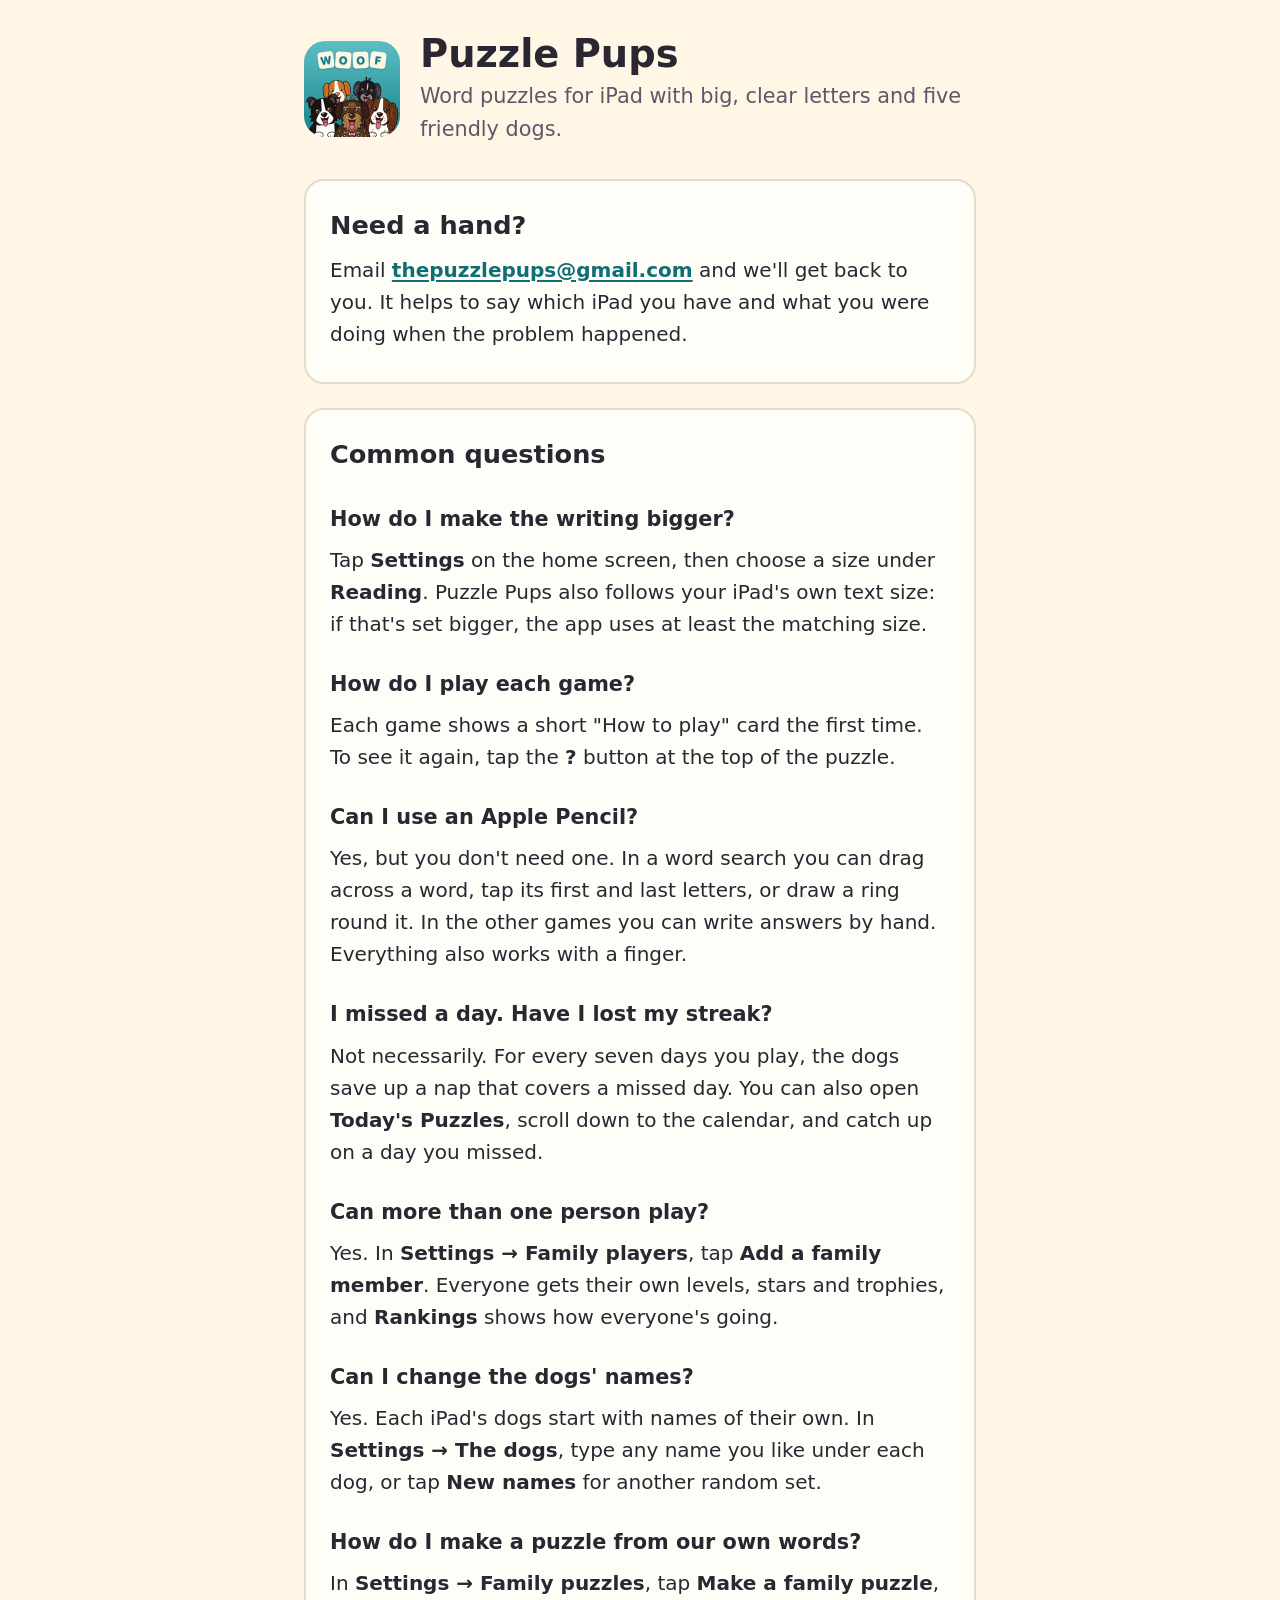
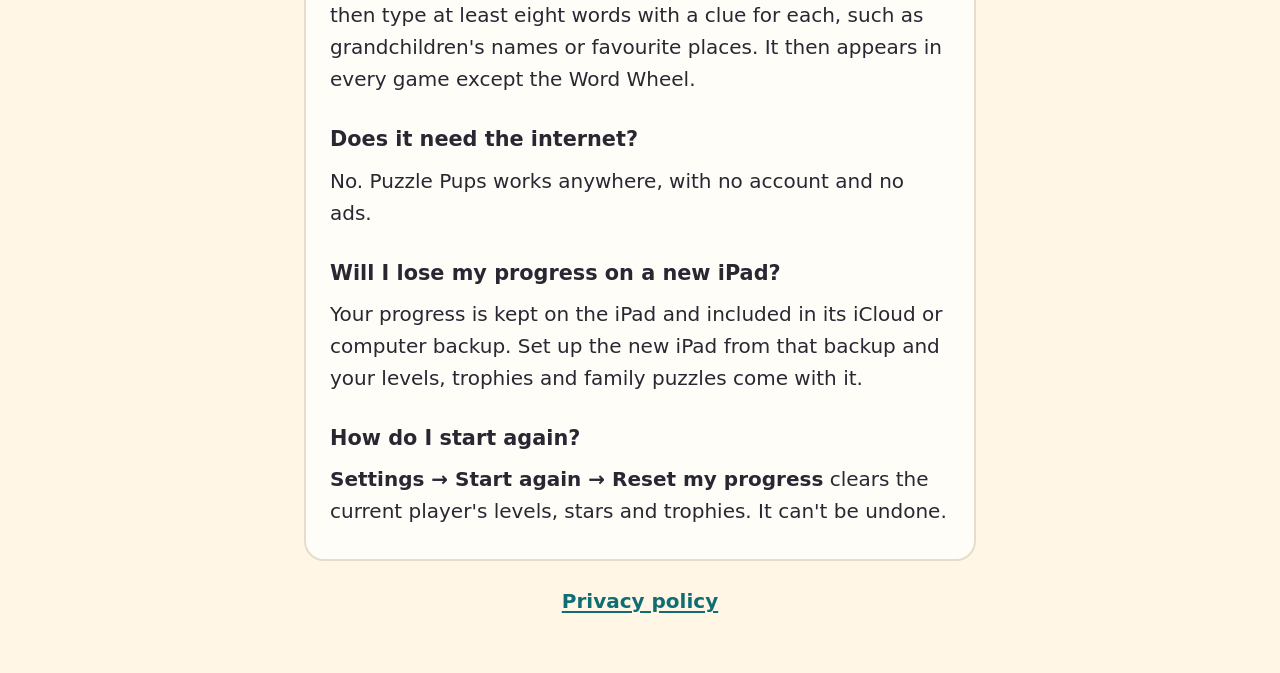
<file: index.html>
<!doctype html>
<html lang="en-AU">
<head>
<meta charset="utf-8">
<meta name="viewport" content="width=device-width, initial-scale=1">
<title>Puzzle Pups help</title>
<meta name="description" content="Help and support for Puzzle Pups, word puzzles for iPad with five friendly dogs.">
<link rel="stylesheet" href="style.css">
</head>
<body>
<main>
  <header>
    <img src="icon.png" alt="" width="96" height="96">
    <div>
      <h1>Puzzle Pups</h1>
      <p class="lead">Word puzzles for iPad with big, clear letters and five friendly dogs.</p>
    </div>
  </header>

  <section class="contact">
    <h2>Need a hand?</h2>
    <p>Email <a href="mailto:thepuzzlepups@gmail.com">thepuzzlepups@gmail.com</a> and we'll get back to you.
      It helps to say which iPad you have and what you were doing when the problem happened.</p>
  </section>

  <section>
    <h2>Common questions</h2>

    <h3>How do I make the writing bigger?</h3>
    <p>Tap <b>Settings</b> on the home screen, then choose a size under <b>Reading</b>.
      Puzzle Pups also follows your iPad's own text size: if that's set bigger, the app uses
      at least the matching size.</p>

    <h3>How do I play each game?</h3>
    <p>Each game shows a short "How to play" card the first time. To see it again, tap the
      <b>?</b> button at the top of the puzzle.</p>

    <h3>Can I use an Apple Pencil?</h3>
    <p>Yes, but you don't need one. In a word search you can drag across a word, tap its first
      and last letters, or draw a ring round it. In the other games you can write answers by
      hand. Everything also works with a finger.</p>

    <h3>I missed a day. Have I lost my streak?</h3>
    <p>Not necessarily. For every seven days you play, the dogs save up a nap that covers a
      missed day. You can also open <b>Today's Puzzles</b>, scroll down to the calendar, and
      catch up on a day you missed.</p>

    <h3>Can more than one person play?</h3>
    <p>Yes. In <b>Settings → Family players</b>, tap <b>Add a family member</b>. Everyone gets
      their own levels, stars and trophies, and <b>Rankings</b> shows how everyone's going.</p>

    <h3>Can I change the dogs' names?</h3>
    <p>Yes. Each iPad's dogs start with names of their own. In <b>Settings → The dogs</b>,
      type any name you like under each dog, or tap <b>New names</b> for another random set.</p>

    <h3>How do I make a puzzle from our own words?</h3>
    <p>In <b>Settings → Family puzzles</b>, tap <b>Make a family puzzle</b>, then type at
      least eight words with a clue for each, such as grandchildren's names or favourite
      places. It then appears in every game except the Word Wheel.</p>

    <h3>Does it need the internet?</h3>
    <p>No. Puzzle Pups works anywhere, with no account and no ads.</p>

    <h3>Will I lose my progress on a new iPad?</h3>
    <p>Your progress is kept on the iPad and included in its iCloud or computer backup. Set up
      the new iPad from that backup and your levels, trophies and family puzzles come with it.</p>

    <h3>How do I start again?</h3>
    <p><b>Settings → Start again → Reset my progress</b> clears the current player's levels,
      stars and trophies. It can't be undone.</p>
  </section>

  <footer>
    <p><a href="privacy.html">Privacy policy</a></p>
  </footer>
</main>
</body>
</html>
</file>
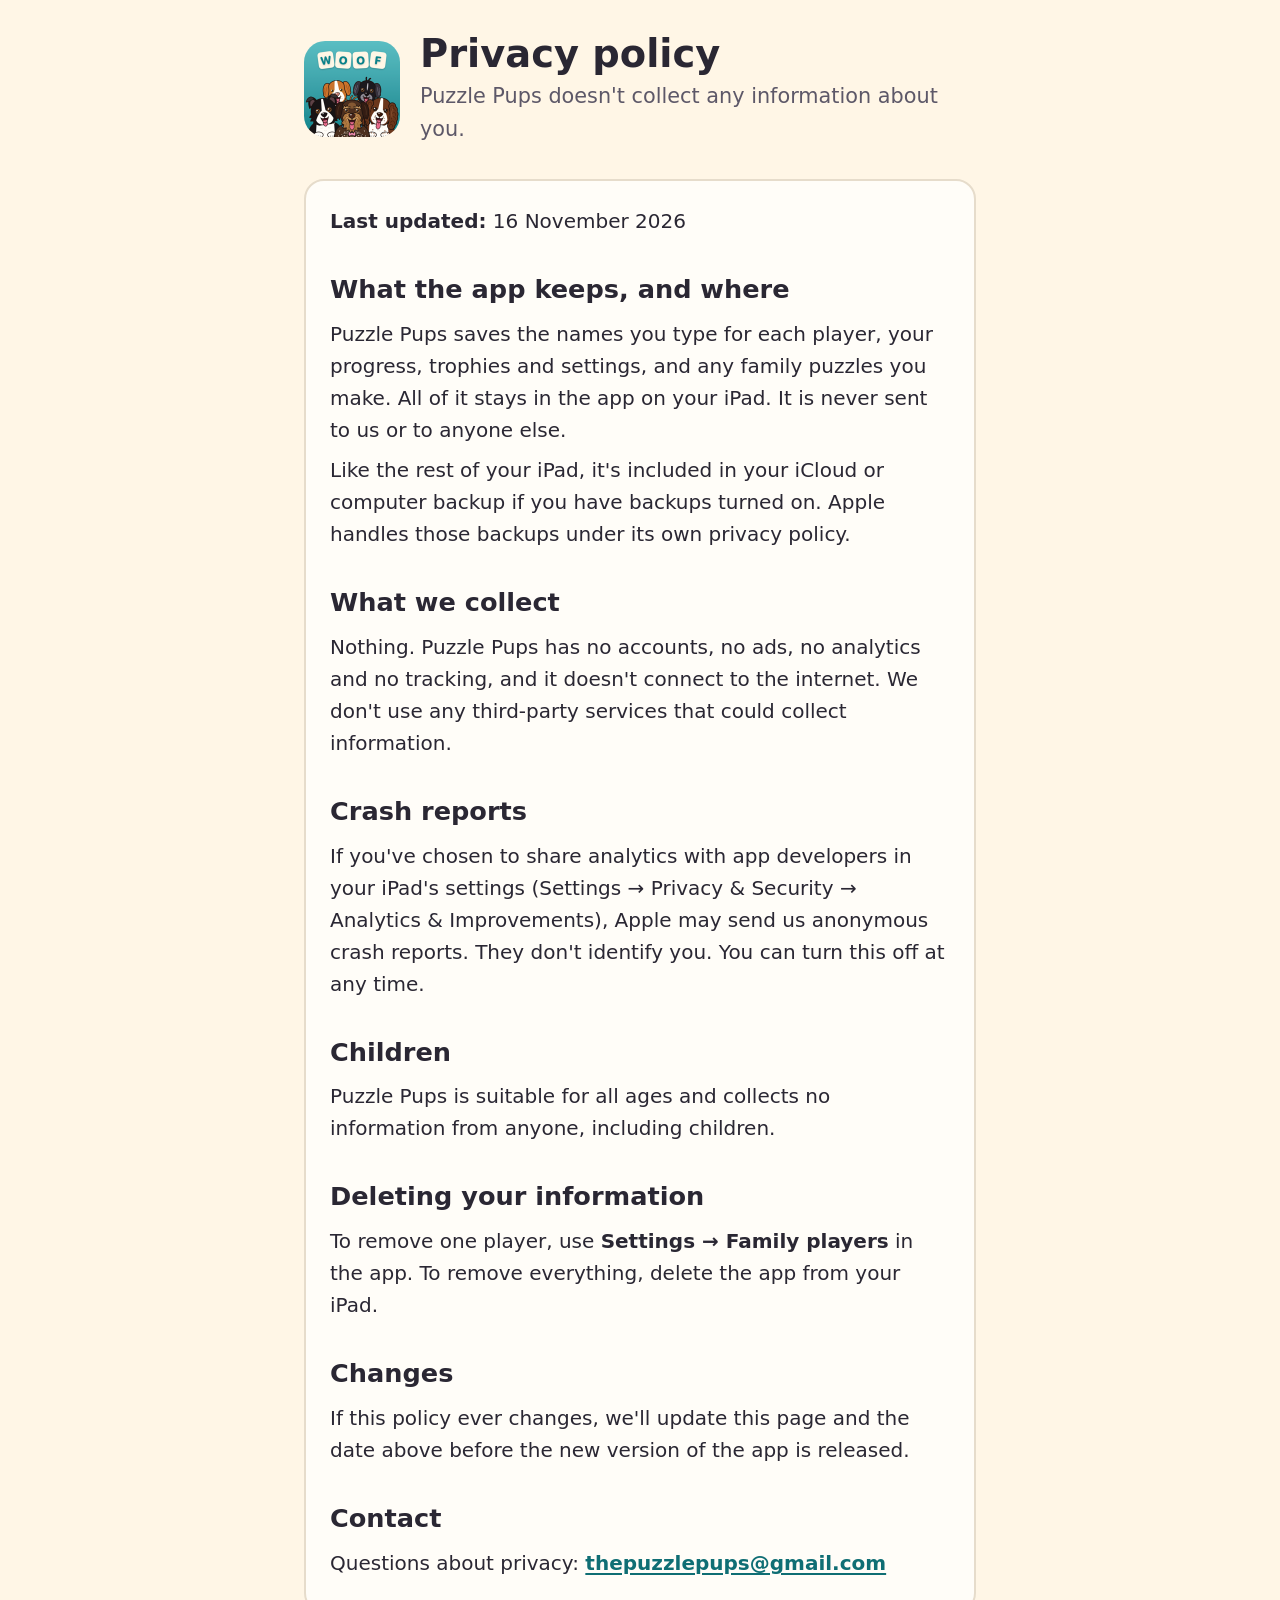
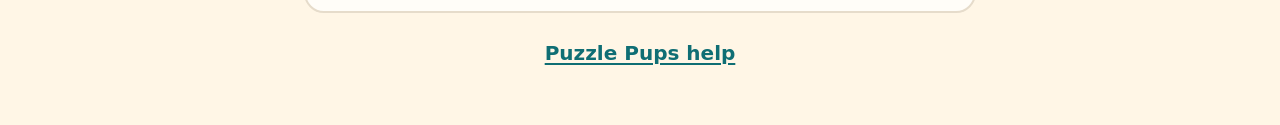
<file: privacy.html>
<!doctype html>
<html lang="en-AU">
<head>
<meta charset="utf-8">
<meta name="viewport" content="width=device-width, initial-scale=1">
<title>Puzzle Pups privacy</title>
<meta name="description" content="Puzzle Pups collects no personal information.">
<link rel="stylesheet" href="style.css">
</head>
<body>
<main>
  <header>
    <img src="icon.png" alt="" width="96" height="96">
    <div>
      <h1>Privacy policy</h1>
      <p class="lead">Puzzle Pups doesn't collect any information about you.</p>
    </div>
  </header>

  <section>
    <p><b>Last updated:</b> 16 November 2026</p>

    <h2>What the app keeps, and where</h2>
    <p>Puzzle Pups saves the names you type for each player, your progress, trophies and
      settings, and any family puzzles you make. All of it stays in the app on your iPad. It
      is never sent to us or to anyone else.</p>
    <p>Like the rest of your iPad, it's included in your iCloud or computer backup if you have
      backups turned on. Apple handles those backups under its own privacy policy.</p>

    <h2>What we collect</h2>
    <p>Nothing. Puzzle Pups has no accounts, no ads, no analytics and no tracking, and it
      doesn't connect to the internet. We don't use any third-party services that could
      collect information.</p>

    <h2>Crash reports</h2>
    <p>If you've chosen to share analytics with app developers in your iPad's settings
      (Settings → Privacy &amp; Security → Analytics &amp; Improvements), Apple may send us
      anonymous crash reports. They don't identify you. You can turn this off at any time.</p>

    <h2>Children</h2>
    <p>Puzzle Pups is suitable for all ages and collects no information from anyone, including
      children.</p>

    <h2>Deleting your information</h2>
    <p>To remove one player, use <b>Settings → Family players</b> in the app. To remove
      everything, delete the app from your iPad.</p>

    <h2>Changes</h2>
    <p>If this policy ever changes, we'll update this page and the date above before the
      new version of the app is released.</p>

    <h2>Contact</h2>
    <p>Questions about privacy: <a href="mailto:thepuzzlepups@gmail.com">thepuzzlepups@gmail.com</a></p>
  </section>

  <footer>
    <p><a href="index.html">Puzzle Pups help</a></p>
  </footer>
</main>
</body>
</html>
</file>
<file: style.css>
/* Puzzle Pups' own colours (PuzzlePups/UI/Palette.swift); always light, like the app. */
:root {
  --paper: #FFFDF8;
  --cream: #FFF6E6;
  --ink: #2A2733;
  --ink-soft: #5D5868;
  --line: #E6DCCB;
  --teal: #0F6E74; /* the app's teal, darkened for 5.9:1 contrast as link text */
}

* { box-sizing: border-box; }

body {
  margin: 0;
  background: var(--cream);
  color: var(--ink);
  font: 400 1.25rem/1.6 ui-rounded, "SF Pro Rounded", -apple-system, system-ui, sans-serif;
}

main {
  max-width: 44rem;
  margin: 0 auto;
  padding: 2rem 1rem 3rem;
}

header {
  display: flex;
  gap: 1.25rem;
  align-items: center;
  margin-bottom: 2rem;
}

header img { border-radius: 22%; flex: none; }

h1 { font-size: 2.4rem; line-height: 1.15; margin: 0; }
h2 { font-size: 1.6rem; margin: 2rem 0 0.5rem; }
h3 { font-size: 1.3rem; margin: 1.75rem 0 0.25rem; }
p { margin: 0.5rem 0; }
.lead { color: var(--ink-soft); font-size: 1.3rem; margin: 0.25rem 0 0; }

section {
  background: var(--paper);
  border: 2px solid var(--line);
  border-radius: 1.25rem;
  padding: 0.5rem 1.5rem 1.5rem;
  margin-bottom: 1.5rem;
}

section > h2:first-child, section > p:first-child { margin-top: 1rem; }

a { color: var(--teal); font-weight: 700; text-underline-offset: 0.15em; }

footer { text-align: center; }

@media (max-width: 30rem) {
  header { flex-direction: column; align-items: flex-start; }
  h1 { font-size: 2rem; }
  section { padding: 0.25rem 1rem 1.25rem; }
}
</file>
